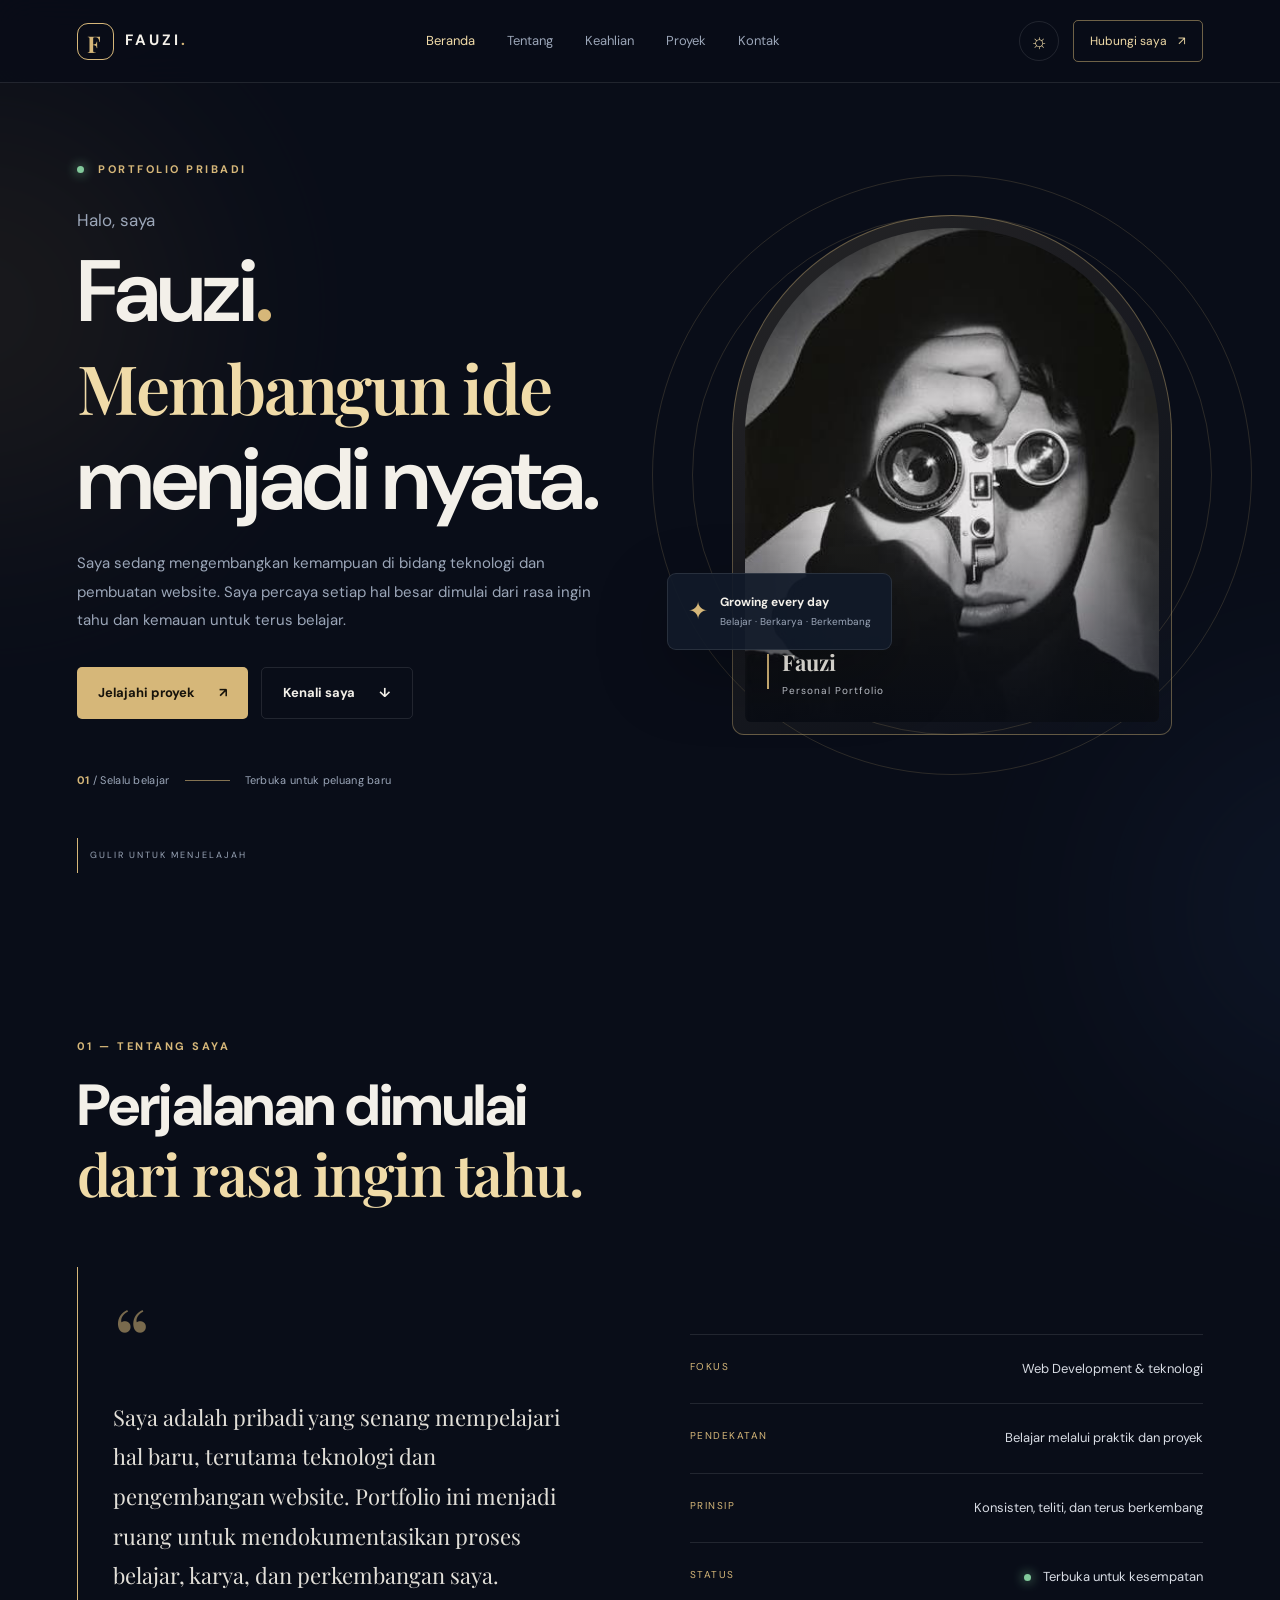
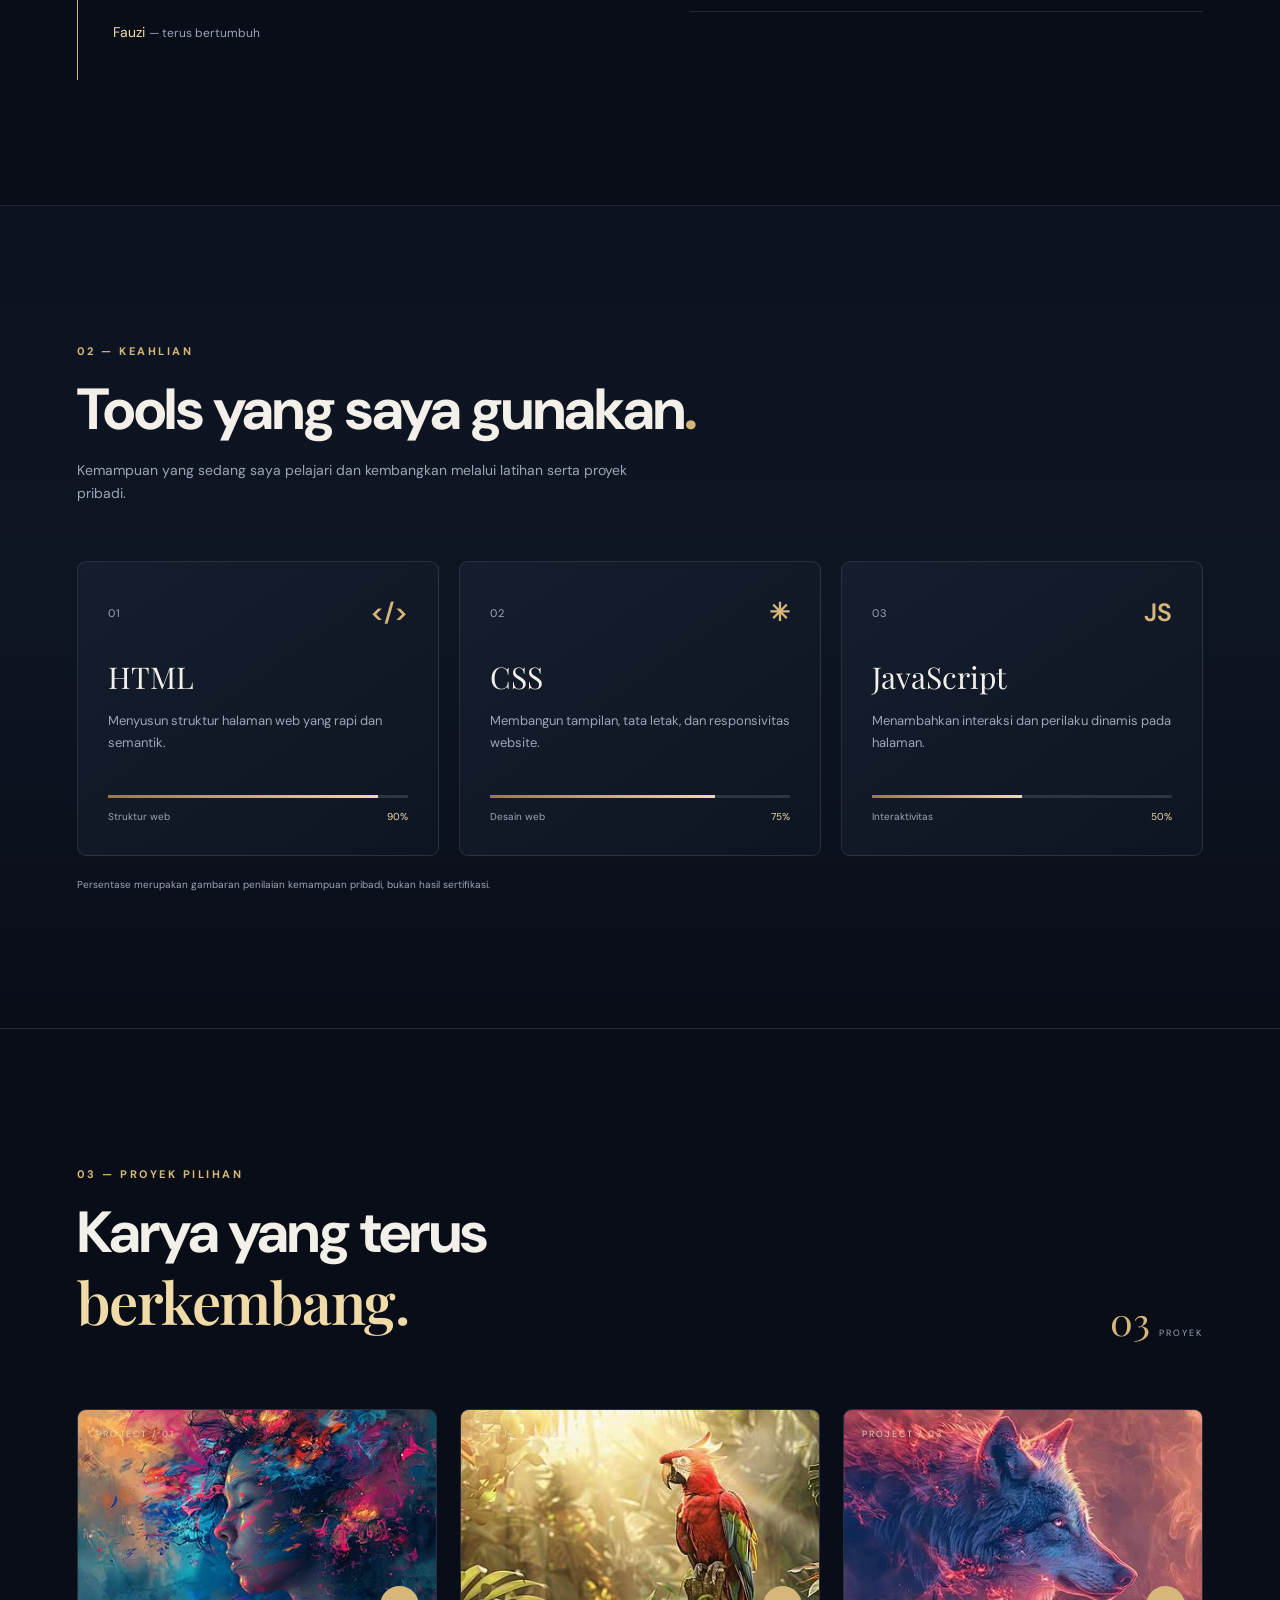
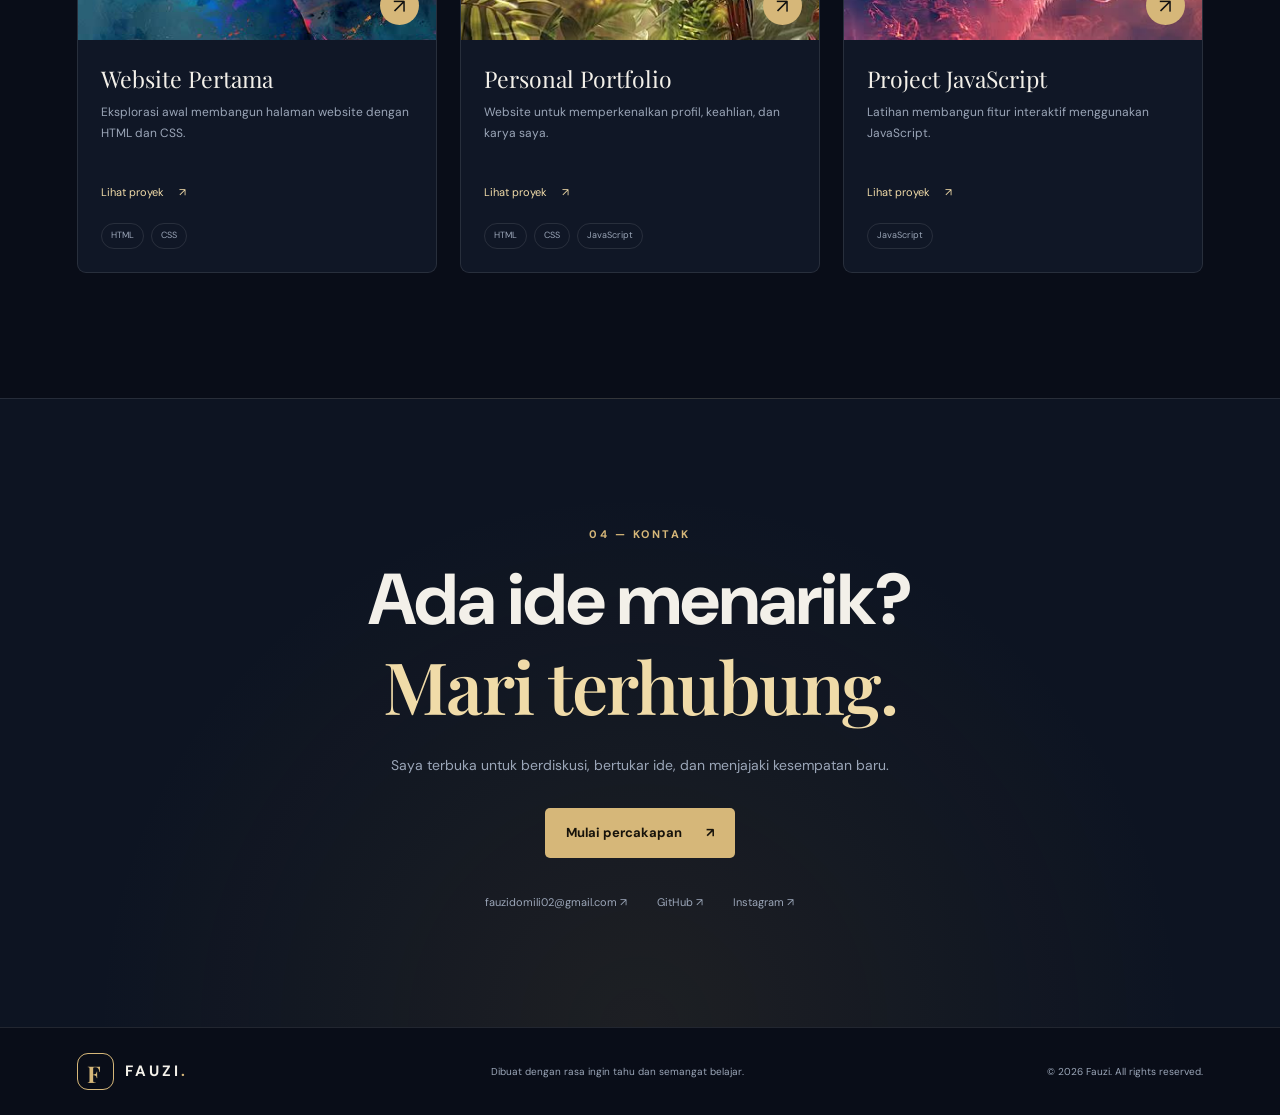
<file: index.html>
<!DOCTYPE html>
<html lang="id">
<head>
  <meta charset="UTF-8">
  <meta name="viewport" content="width=device-width, initial-scale=1.0">
  <meta name="theme-color" content="#090d18">
  <meta name="description" content="Portfolio pribadi Fauzi — profil, keterampilan, proyek, dan kontak.">
  <title>Fauzi — Personal Portfolio</title>
  <link rel="preconnect" href="https://fonts.googleapis.com">
  <link rel="preconnect" href="https://fonts.gstatic.com" crossorigin>
  <link href="https://fonts.googleapis.com/css2?family=DM+Sans:wght@400;500;600;700&family=Playfair+Display:wght@600;700&display=swap" rel="stylesheet">
  <link rel="stylesheet" href="style.css">
</head>
<body>
  <div class="ambient ambient-one"></div><div class="ambient ambient-two"></div>
  <header class="site-header">
    <nav class="nav container" aria-label="Navigasi utama">
      <a class="brand" href="#home" aria-label="Fauzi, beranda"><span class="brand-mark">F</span><span>FAUZI<span class="brand-dot">.</span></span></a>
      <div class="nav-links" id="navLinks">
        <a href="#home">Beranda</a><a href="#about">Tentang</a><a href="#skills">Keahlian</a><a href="#projects">Proyek</a><a href="#contact">Kontak</a>
      </div>
      <div class="nav-actions">
        <button class="icon-btn" id="themeToggle" aria-label="Ganti tema" title="Ganti tema">☼</button>
        <a class="nav-cta" href="#contact">Hubungi saya <span>↗</span></a>
        <button class="menu-toggle" id="menuToggle" aria-label="Buka menu" aria-expanded="false">☰</button>
      </div>
    </nav>
  </header>

  <main>
    <section class="hero container" id="home">
      <div class="hero-copy reveal">
        <div class="eyebrow"><span class="status-dot"></span> PORTFOLIO PRIBADI</div>
        <p class="intro">Halo, saya</p>
        <h1>Fauzi<span class="accent">.</span><br><span class="serif">Membangun ide</span><br>menjadi nyata.</h1>
        <p class="hero-description">Saya sedang mengembangkan kemampuan di bidang teknologi dan pembuatan website. Saya percaya setiap hal besar dimulai dari rasa ingin tahu dan kemauan untuk terus belajar.</p>
        <div class="hero-buttons"><a class="btn btn-primary" href="#projects">Jelajahi proyek <span>↗</span></a><a class="btn btn-ghost" href="#about">Kenali saya <span>↓</span></a></div>
        <div class="hero-meta"><span><b>01</b> / Selalu belajar</span><span class="meta-line"></span><span>Terbuka untuk peluang baru</span></div>
      </div>
      <div class="hero-visual reveal">
        <div class="portrait-frame">
          <div class="portrait-glow"></div>
          <img src="foto.jpg" alt="Foto profil Fauzi" class="portrait" onerror="this.style.display='none';this.nextElementSibling.style.display='grid'">
          <div class="portrait-placeholder"><span>F</span><small>YOUR PORTRAIT</small></div>
          <div class="portrait-overlay"></div>
          <div class="portrait-caption"><span class="caption-line"></span><div><strong>Fauzi</strong><small>Personal Portfolio</small></div></div>
        </div>
        <div class="floating-card"><span class="sparkle">✦</span><div><strong>Growing every day</strong><small>Belajar · Berkarya · Berkembang</small></div></div>
        <div class="orbit orbit-a"></div><div class="orbit orbit-b"></div>
      </div>
      <a class="scroll-cue" href="#about"><span></span> GULIR UNTUK MENJELAJAH</a>
    </section>

    <section class="section container" id="about">
      <div class="section-heading reveal"><p class="eyebrow">01 — TENTANG SAYA</p><h2>Perjalanan dimulai<br><span class="serif">dari rasa ingin tahu.</span></h2></div>
      <div class="about-grid">
        <div class="about-note reveal"><span class="quote-mark">“</span><p>Saya adalah pribadi yang senang mempelajari hal baru, terutama teknologi dan pengembangan website. Portfolio ini menjadi ruang untuk mendokumentasikan proses belajar, karya, dan perkembangan saya.</p><div class="signature">Fauzi <span>— terus bertumbuh</span></div></div>
        <div class="about-details reveal"><div class="detail-row"><span class="detail-label">FOKUS</span><span>Web Development & teknologi</span></div><div class="detail-row"><span class="detail-label">PENDEKATAN</span><span>Belajar melalui praktik dan proyek</span></div><div class="detail-row"><span class="detail-label">PRINSIP</span><span>Konsisten, teliti, dan terus berkembang</span></div><div class="detail-row"><span class="detail-label">STATUS</span><span><i class="status-dot"></i> Terbuka untuk kesempatan</span></div></div>
      </div>
    </section>

    <section class="section skills-section" id="skills"><div class="container">
      <div class="section-heading reveal"><p class="eyebrow">02 — KEAHLIAN</p><h2>Tools yang saya gunakan<span class="accent">.</span></h2><p class="section-subtitle">Kemampuan yang sedang saya pelajari dan kembangkan melalui latihan serta proyek pribadi.</p></div>
      <div class="skill-grid">
        <article class="skill-card reveal"><div class="skill-top"><span class="skill-number">01</span><span class="skill-icon">&lt;/&gt;</span></div><h3>HTML</h3><p>Menyusun struktur halaman web yang rapi dan semantik.</p><div class="skill-track"><span style="width:90%"></span></div><div class="skill-foot"><span>Struktur web</span><span>90%</span></div></article>
        <article class="skill-card reveal"><div class="skill-top"><span class="skill-number">02</span><span class="skill-icon">✳</span></div><h3>CSS</h3><p>Membangun tampilan, tata letak, dan responsivitas website.</p><div class="skill-track"><span style="width:75%"></span></div><div class="skill-foot"><span>Desain web</span><span>75%</span></div></article>
        <article class="skill-card reveal"><div class="skill-top"><span class="skill-number">03</span><span class="skill-icon">JS</span></div><h3>JavaScript</h3><p>Menambahkan interaksi dan perilaku dinamis pada halaman.</p><div class="skill-track"><span style="width:50%"></span></div><div class="skill-foot"><span>Interaktivitas</span><span>50%</span></div></article>
      </div>
      <p class="skill-disclaimer">Persentase merupakan gambaran penilaian kemampuan pribadi, bukan hasil sertifikasi.</p>
    </div></section>

    <section class="section container" id="projects">
      <div class="section-heading section-heading-row reveal"><div><p class="eyebrow">03 — PROYEK PILIHAN</p><h2>Karya yang terus<br><span class="serif">berkembang.</span></h2></div><span class="project-count">03 <i>PROYEK</i></span></div>
      <div class="project-grid">
        <article class="project-card reveal"><a class="project-cover cover-one" href="project1.html" aria-label="Buka Website Pertama"><img src="project1.jpg" alt="Pratinjau Website Pertama" onerror="this.style.display='none'"><span class="cover-index">PROJECT / 01</span><span class="cover-arrow">↗</span></a><div class="project-info"><div><h3>Website Pertama</h3><p>Eksplorasi awal membangun halaman website dengan HTML dan CSS.</p></div><a class="text-link" href="project1.html">Lihat proyek <span>↗</span></a><div class="tags"><span>HTML</span><span>CSS</span></div></div></article>
        <article class="project-card reveal"><a class="project-cover cover-two" href="index.html" aria-label="Buka Portfolio"><img src="portfolio.jpg" alt="Pratinjau Portfolio" onerror="this.style.display='none'"><span class="cover-index">PROJECT / 02</span><span class="cover-arrow">↗</span></a><div class="project-info"><div><h3>Personal Portfolio</h3><p>Website untuk memperkenalkan profil, keahlian, dan karya saya.</p></div><a class="text-link" href="index.html">Lihat proyek <span>↗</span></a><div class="tags"><span>HTML</span><span>CSS</span><span>JavaScript</span></div></div></article>
        <article class="project-card reveal"><a class="project-cover cover-three" href="javascript.html" aria-label="Buka Project JavaScript"><img src="javascript.jpg" alt="Pratinjau Project JavaScript" onerror="this.style.display='none'"><span class="cover-index">PROJECT / 03</span><span class="cover-arrow">↗</span></a><div class="project-info"><div><h3>Project JavaScript</h3><p>Latihan membangun fitur interaktif menggunakan JavaScript.</p></div><a class="text-link" href="javascript.html">Lihat proyek <span>↗</span></a><div class="tags"><span>JavaScript</span></div></div></article>
      </div>
    </section>

    <section class="contact-section" id="contact"><div class="container contact-inner reveal"><p class="eyebrow">04 — KONTAK</p><h2>Ada ide menarik?<br><span class="serif">Mari terhubung.</span></h2><p class="contact-copy">Saya terbuka untuk berdiskusi, bertukar ide, dan menjajaki kesempatan baru.</p><a class="btn btn-primary contact-button" href="https://wa.me/628988016580" target="_blank" rel="noopener noreferrer">Mulai percakapan <span>↗</span></a><div class="contact-links"><a href="mailto:fauzidomili02@gmail.com">fauzidomili02@gmail.com ↗</a><a href="https://github.com/fauzi-02" target="_blank" rel="noopener noreferrer">GitHub ↗</a><a href="https://instagram.com/USERNAME" target="_blank" rel="noopener noreferrer">Instagram ↗</a></div></div></section>
  </main>
  <footer class="footer"><div class="container footer-inner"><a class="brand" href="#home"><span class="brand-mark">F</span><span>FAUZI<span class="brand-dot">.</span></span></a><p>Dibuat dengan rasa ingin tahu dan semangat belajar.</p><span class="copyright">© <span id="year"></span> Fauzi. All rights reserved.</span></div></footer>
  <button class="back-top" id="backTop" aria-label="Kembali ke atas">↑</button>
  <script src="script.js"></script>
</body>
</html>
</file>
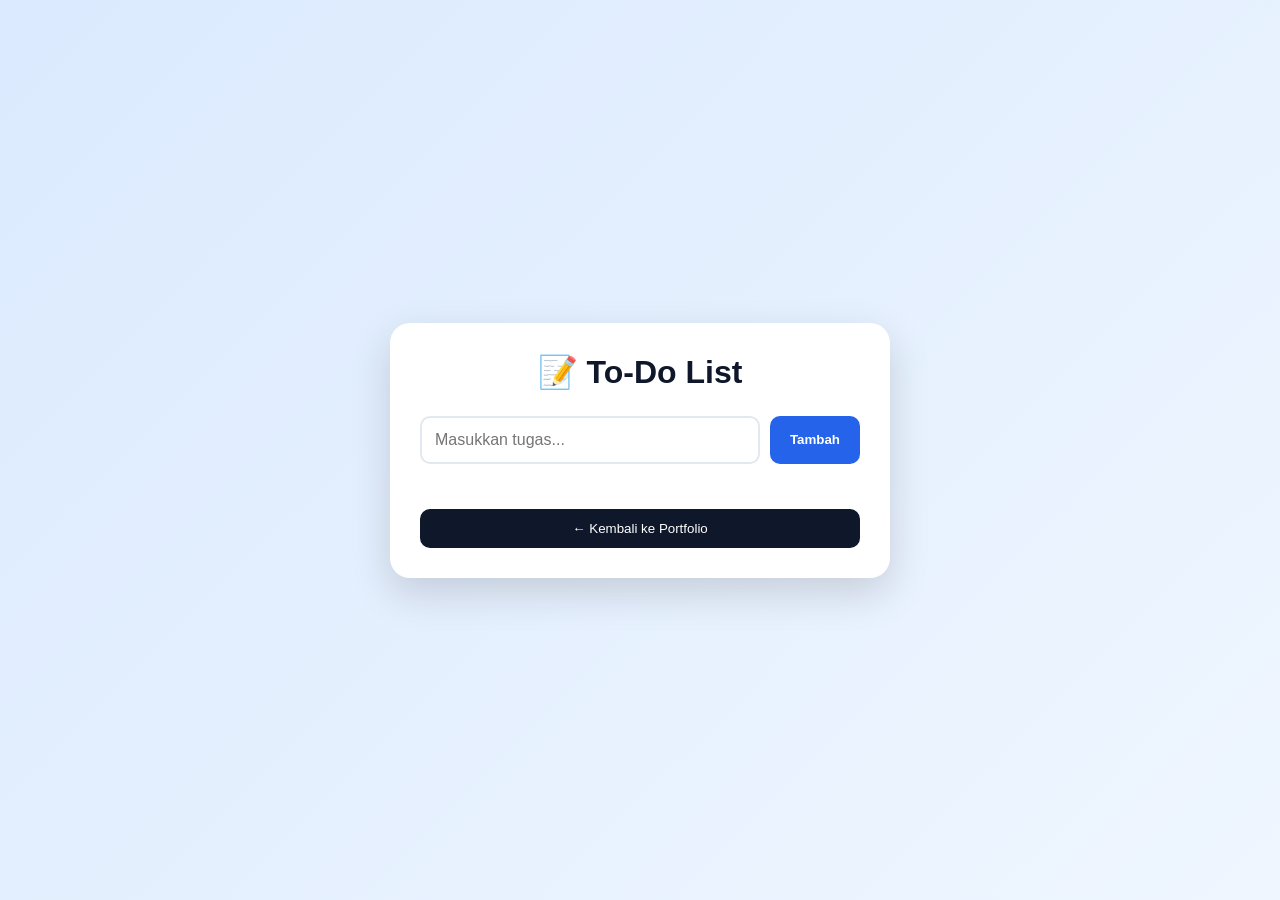
<file: javascript.html>
<!DOCTYPE html>
<html lang="id">

<head>
    <meta charset="UTF-8">

    <meta
        name="viewport"
        content="width=device-width, initial-scale=1.0"
    >

    <title>To-Do List - Fauzi</title>

    <style>

        * {
            box-sizing: border-box;
        }

        body {
            margin: 0;

            min-height: 100vh;

            display: flex;
            justify-content: center;
            align-items: center;

            padding: 20px;

            font-family: Arial, sans-serif;

            background:
                linear-gradient(
                    135deg,
                    #dbeafe,
                    #eff6ff
                );
        }

        .todo-container {
            width: 100%;
            max-width: 500px;

            padding: 30px;

            background: white;

            border-radius: 20px;

            box-shadow:
                0 15px 40px
                rgba(0, 0, 0, 0.15);
        }

        h1 {
            margin-top: 0;

            text-align: center;

            color: #0f172a;
        }

        .input-area {
            display: flex;

            gap: 10px;

            margin-top: 25px;
        }

        #taskInput {
            flex: 1;

            padding: 13px;

            border: 2px solid #e2e8f0;

            border-radius: 10px;

            outline: none;

            font-size: 16px;
        }

        #taskInput:focus {
            border-color: #2563eb;
        }

        .add-btn {
            padding: 0 20px;

            border: none;

            border-radius: 10px;

            background: #2563eb;

            color: white;

            font-weight: bold;

            cursor: pointer;
        }

        .add-btn:hover {
            background: #1d4ed8;
        }

        #taskList {
            margin: 25px 0 0;

            padding: 0;

            list-style: none;
        }

        .task {
            display: flex;

            align-items: center;

            justify-content: space-between;

            gap: 10px;

            padding: 12px;

            margin-bottom: 10px;

            background: #f1f5f9;

            border-radius: 10px;
        }

        .task span {
            flex: 1;

            word-break: break-word;
        }

        .task.completed span {
            color: #94a3b8;

            text-decoration: line-through;
        }

        .task-actions {
            display: flex;

            gap: 5px;
        }

        .done-btn,
        .delete-btn {
            padding: 8px 10px;

            border: none;

            border-radius: 7px;

            color: white;

            cursor: pointer;
        }

        .done-btn {
            background: #22c55e;
        }

        .delete-btn {
            background: #ef4444;
        }

        .back {
            width: 100%;

            margin-top: 20px;

            padding: 12px;

            border: none;

            border-radius: 10px;

            background: #0f172a;

            color: white;

            cursor: pointer;
        }

        .back:hover {
            background: #1e293b;
        }

        @media (max-width: 500px) {

            .todo-container {
                padding: 20px;
            }

            .input-area {
                flex-direction: column;
            }

            .add-btn {
                padding: 13px;
            }

        }

    </style>

</head>

<body>

    <div class="todo-container">

        <h1>📝 To-Do List</h1>

        <div class="input-area">

            <input
                type="text"
                id="taskInput"
                placeholder="Masukkan tugas..."
            >

            <button
                class="add-btn"
                onclick="addTask()"
            >
                Tambah
            </button>

        </div>

        <ul id="taskList"></ul>

        <button
            class="back"
            onclick="window.location.href='index.html'"
        >
            ← Kembali ke Portfolio
        </button>

    </div>


    <script>

        const taskInput =
            document.getElementById("taskInput");

        const taskList =
            document.getElementById("taskList");


        function addTask() {

            const task =
                taskInput.value.trim();

            if (task === "") {

                alert("Silakan masukkan tugas!");

                return;
            }


            const li =
                document.createElement("li");

            li.className = "task";


            const span =
                document.createElement("span");

            span.textContent = task;


            const actions =
                document.createElement("div");

            actions.className =
                "task-actions";


            const doneButton =
                document.createElement("button");

            doneButton.textContent = "✓";

            doneButton.className =
                "done-btn";

            doneButton.onclick =
                function () {

                    li.classList.toggle(
                        "completed"
                    );

                };


            const deleteButton =
                document.createElement("button");

            deleteButton.textContent = "×";

            deleteButton.className =
                "delete-btn";

            deleteButton.onclick =
                function () {

                    li.remove();

                };


            actions.appendChild(doneButton);

            actions.appendChild(deleteButton);


            li.appendChild(span);

            li.appendChild(actions);


            taskList.appendChild(li);


            taskInput.value = "";

            taskInput.focus();
        }


        taskInput.addEventListener(
            "keydown",
            function (event) {

                if (event.key === "Enter") {

                    addTask();

                }

            }
        );

    </script>

</body>

</html>
</file>
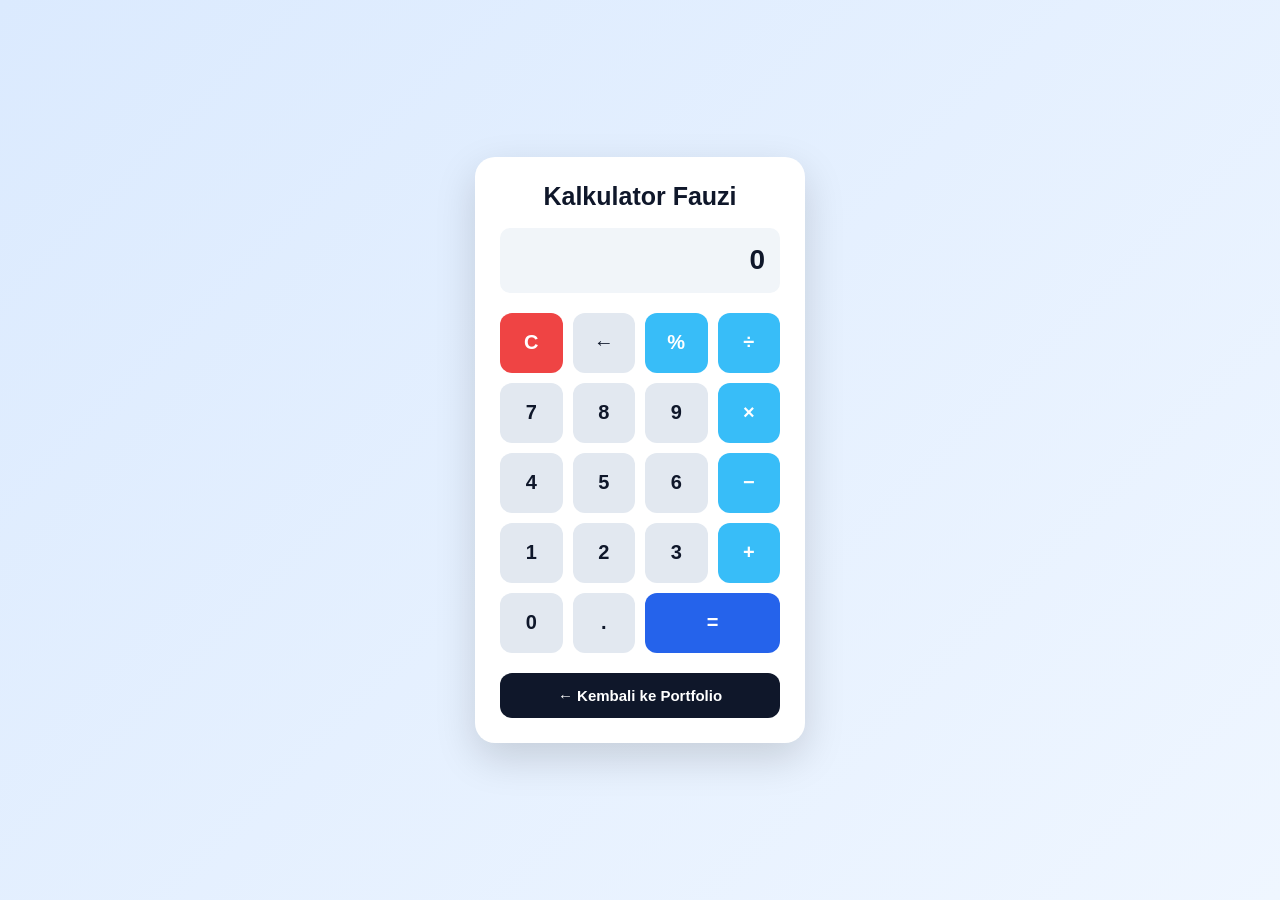
<file: project1.html>
<!DOCTYPE html>
<html lang="id">

<head>
    <meta charset="UTF-8">

    <meta
        name="viewport"
        content="width=device-width, initial-scale=1.0"
    >

    <title>Kalkulator - Fauzi</title>

    <style>

        * {
            box-sizing: border-box;
        }

        body {
            margin: 0;

            min-height: 100vh;

            display: flex;
            justify-content: center;
            align-items: center;

            font-family: Arial, sans-serif;

            background:
                linear-gradient(
                    135deg,
                    #dbeafe,
                    #eff6ff
                );
        }

        .calculator {
            width: 330px;

            padding: 25px;

            background: white;

            border-radius: 20px;

            box-shadow:
                0 15px 40px
                rgba(0, 0, 0, 0.15);
        }

        .calculator h1 {
            margin-top: 0;

            text-align: center;

            color: #0f172a;

            font-size: 25px;
        }

        #display {
            width: 100%;

            height: 65px;

            margin-bottom: 20px;

            padding: 10px 15px;

            border: none;

            border-radius: 10px;

            background: #f1f5f9;

            color: #0f172a;

            text-align: right;

            font-size: 28px;

            font-weight: bold;
        }

        .buttons {
            display: grid;

            grid-template-columns:
                repeat(4, 1fr);

            gap: 10px;
        }

        button {
            height: 60px;

            border: none;

            border-radius: 12px;

            background: #e2e8f0;

            color: #0f172a;

            font-size: 20px;

            font-weight: bold;

            cursor: pointer;

            transition: 0.2s;
        }

        button:hover {
            transform: translateY(-2px);

            background: #cbd5e1;
        }

        .operator {
            background: #38bdf8;

            color: white;
        }

        .operator:hover {
            background: #0ea5e9;
        }

        .clear {
            background: #ef4444;

            color: white;
        }

        .clear:hover {
            background: #dc2626;
        }

        .equal {
            background: #2563eb;

            color: white;
        }

        .equal:hover {
            background: #1d4ed8;
        }

        .back {
            margin-top: 20px;

            width: 100%;

            height: 45px;

            background: #0f172a;

            color: white;

            font-size: 15px;
        }

        .back:hover {
            background: #1e293b;
        }

    </style>

</head>

<body>

    <div class="calculator">

        <h1>Kalkulator Fauzi</h1>

        <input
            type="text"
            id="display"
            value="0"
            readonly
        >

        <div class="buttons">

            <button
                class="clear"
                onclick="clearDisplay()"
            >
                C
            </button>

            <button onclick="deleteNumber()">
                ←
            </button>

            <button
                class="operator"
                onclick="addOperator('%')"
            >
                %
            </button>

            <button
                class="operator"
                onclick="addOperator('/')"
            >
                ÷
            </button>


            <button onclick="addNumber('7')">
                7
            </button>

            <button onclick="addNumber('8')">
                8
            </button>

            <button onclick="addNumber('9')">
                9
            </button>

            <button
                class="operator"
                onclick="addOperator('*')"
            >
                ×
            </button>


            <button onclick="addNumber('4')">
                4
            </button>

            <button onclick="addNumber('5')">
                5
            </button>

            <button onclick="addNumber('6')">
                6
            </button>

            <button
                class="operator"
                onclick="addOperator('-')"
            >
                −
            </button>


            <button onclick="addNumber('1')">
                1
            </button>

            <button onclick="addNumber('2')">
                2
            </button>

            <button onclick="addNumber('3')">
                3
            </button>

            <button
                class="operator"
                onclick="addOperator('+')"
            >
                +
            </button>


            <button onclick="addNumber('0')">
                0
            </button>

            <button onclick="addNumber('.')">
                .
            </button>

            <button
                class="equal"
                onclick="calculate()"
                style="grid-column: span 2;"
            >
                =
            </button>

        </div>

        <button
            class="back"
            onclick="window.location.href='index.html'"
        >
            ← Kembali ke Portfolio
        </button>

    </div>


    <script>

        const display =
            document.getElementById("display");


        function addNumber(number) {

            if (display.value === "0") {

                display.value = number;

            } else {

                display.value += number;

            }
        }


        function addOperator(operator) {

            const lastCharacter =
                display.value.slice(-1);

            if (
                ["+", "-", "*", "/", "%"]
                .includes(lastCharacter)
            ) {
                return;
            }

            display.value += operator;
        }


        function clearDisplay() {

            display.value = "0";
        }


        function deleteNumber() {

            if (display.value.length <= 1) {

                display.value = "0";

            } else {

                display.value =
                    display.value.slice(0, -1);
            }
        }


        function calculate() {

            try {

                const result =
                    Function(
                        "return " +
                        display.value
                    )();

                display.value = result;

            } catch {

                display.value = "Error";

                setTimeout(() => {

                    display.value = "0";

                }, 1000);
            }
        }

    </script>

</body>

</html>
</file>
<file: style.css>
/* FAUZI — PREMIUM PORTFOLIO */
:root{--bg:#090d18;--surface:#101726;--surface2:#141e30;--text:#f3f0e9;--muted:#9ba6b8;--line:rgba(255,255,255,.10);--gold:#d6b779;--gold2:#f0dba8;--nav:rgba(9,13,24,.82);--shadow:0 24px 70px rgba(0,0,0,.25)}
*{box-sizing:border-box;scroll-behavior:smooth}body{margin:0;background:var(--bg);color:var(--text);font-family:"DM Sans",Arial,sans-serif;line-height:1.7;overflow-x:hidden;transition:background .3s,color .3s}a{color:inherit;text-decoration:none}button{font:inherit}.container{width:min(1160px,88%);margin:auto}.serif{font-family:"Playfair Display",Georgia,serif;font-weight:600;color:var(--gold2)}.accent{color:var(--gold)}.ambient{position:absolute;pointer-events:none;width:420px;height:420px;border-radius:50%;filter:blur(110px);opacity:.10}.ambient-one{background:#b28a45;top:100px;left:-230px}.ambient-two{background:#365a9a;right:-260px;top:700px}
.site-header{position:sticky;top:0;z-index:50;background:var(--nav);backdrop-filter:blur(18px);border-bottom:1px solid var(--line)}.nav{height:82px;display:flex;align-items:center;justify-content:space-between;gap:25px}.brand{display:flex;align-items:center;gap:11px;font-size:15px;font-weight:700;letter-spacing:3px}.brand-mark{display:grid;place-items:center;width:37px;height:37px;border:1px solid var(--gold);color:var(--gold);font-family:"Playfair Display",serif;font-size:23px;border-radius:11px}.brand-dot{color:var(--gold)}.nav-links{display:flex;align-items:center;gap:32px}.nav-links a{font-size:13px;color:var(--muted);transition:.25s}.nav-links a:hover,.nav-links a.active{color:var(--gold2)}.nav-actions{display:flex;align-items:center;gap:14px}.icon-btn,.menu-toggle{width:40px;height:40px;border:1px solid var(--line);border-radius:50%;background:transparent;color:var(--gold2);cursor:pointer;font-size:20px}.nav-cta{font-size:12px;border:1px solid rgba(214,183,121,.5);padding:10px 16px;border-radius:5px;color:var(--gold2)}.nav-cta span{margin-left:8px}.menu-toggle{display:none}
.hero{min-height:calc(100vh - 82px);display:grid;grid-template-columns:1.05fr .95fr;align-items:center;gap:70px;padding-top:65px;padding-bottom:100px;position:relative}.eyebrow{font-size:11px;letter-spacing:2.5px;color:var(--gold);font-weight:700}.status-dot{display:inline-block;width:7px;height:7px;background:#82c99b;border-radius:50%;margin-right:9px;box-shadow:0 0 12px #82c99b}.intro{color:var(--muted);margin:28px 0 0;font-size:17px}.hero h1{font-size:clamp(54px,6.8vw,88px);line-height:1.08;letter-spacing:-3px;margin:10px 0 22px;font-weight:600}.hero h1 .serif{font-size:clamp(42px,5.3vw,70px);letter-spacing:-2px}.hero-description{max-width:520px;color:var(--muted);font-size:15px;line-height:1.9}.hero-buttons{display:flex;gap:13px;margin-top:32px;flex-wrap:wrap}.btn{display:inline-flex;align-items:center;gap:24px;padding:14px 21px;border-radius:5px;font-size:13px;font-weight:700;transition:transform .25s,background .25s}.btn:hover{transform:translateY(-3px)}.btn-primary{background:var(--gold);color:#17130b}.btn-primary:hover{background:var(--gold2)}.btn-ghost{border:1px solid var(--line);color:var(--text)}.hero-meta{display:flex;align-items:center;gap:15px;margin-top:52px;color:var(--muted);font-size:11px;letter-spacing:.3px}.hero-meta b{color:var(--gold)}.meta-line{width:45px;height:1px;background:var(--gold);opacity:.6}
.hero-visual{position:relative;max-width:440px;width:100%;justify-self:center}.portrait-frame{height:520px;position:relative;border-radius:220px 220px 12px 12px;border:1px solid rgba(214,183,121,.38);padding:12px;background:linear-gradient(145deg,rgba(214,183,121,.14),rgba(255,255,255,.01));overflow:hidden}.portrait-glow{position:absolute;inset:15% 10%;background:radial-gradient(ellipse,#b99a5d35,transparent 65%)}.portrait{width:100%;height:100%;object-fit:cover;border-radius:210px 210px 6px 6px;position:relative;z-index:1}.portrait-placeholder{position:absolute;inset:12px;display:none;place-content:center;text-align:center;border-radius:210px 210px 6px 6px;background:radial-gradient(ellipse at 50% 40%,#29354a,#101725 70%);color:var(--gold)}.portrait-placeholder span{font:170px "Playfair Display",serif;line-height:1}.portrait-placeholder small{letter-spacing:4px;font-size:9px;color:var(--muted)}.portrait-overlay{position:absolute;inset:12px;background:linear-gradient(transparent 60%,#070b15c9);border-radius:210px 210px 6px 6px;pointer-events:none;z-index:2}.portrait-caption{position:absolute;z-index:3;bottom:35px;left:34px;display:flex;gap:13px;align-items:center}.caption-line{height:35px;width:2px;background:var(--gold)}.portrait-caption strong,.portrait-caption small{display:block}.portrait-caption strong{font-family:"Playfair Display",serif;font-size:22px}.portrait-caption small{font-size:10px;color:#c4c8d0;letter-spacing:1px}.floating-card{position:absolute;bottom:85px;left:-65px;z-index:4;display:flex;align-items:center;gap:12px;padding:17px 20px;border:1px solid var(--line);border-radius:9px;background:#121a29eF;box-shadow:var(--shadow)}.sparkle{color:var(--gold);font-size:24px}.floating-card strong,.floating-card small{display:block}.floating-card strong{font-size:12px}.floating-card small{font-size:10px;color:var(--muted)}.orbit{position:absolute;border:1px solid rgba(214,183,121,.17);border-radius:50%;pointer-events:none}.orbit-a{width:520px;height:520px;top:0;left:-40px}.orbit-b{width:600px;height:600px;top:-40px;left:-80px}.scroll-cue{position:absolute;bottom:28px;left:0;font-size:9px;letter-spacing:2px;color:var(--muted);display:flex;align-items:center;gap:12px}.scroll-cue span{height:35px;width:1px;background:var(--gold)}
.section{padding-top:125px;padding-bottom:125px;position:relative}.section-heading{margin-bottom:55px}.section-heading h2,.contact-inner h2{font-size:clamp(36px,4.7vw,58px);line-height:1.18;letter-spacing:-1.5px;margin:15px 0}.section-subtitle{max-width:550px;color:var(--muted);font-size:14px}.about-grid{display:grid;grid-template-columns:1fr 1fr;gap:100px;align-items:center}.about-note{position:relative;padding:35px 0 35px 35px;border-left:1px solid var(--gold)}.quote-mark{font:90px "Playfair Display",serif;color:var(--gold);opacity:.55;line-height:.8}.about-note p{font:22px/1.8 "Playfair Display",serif;color:#e2dfd8;margin:15px 0 25px}.signature{font-size:14px;color:var(--gold2)}.signature span{color:var(--muted);font-size:12px}.about-details{border-top:1px solid var(--line)}.detail-row{display:flex;justify-content:space-between;gap:20px;padding:23px 0;border-bottom:1px solid var(--line);font-size:13px}.detail-row>span:last-child{color:#d8dce4;text-align:right}.detail-label{font-size:10px;letter-spacing:1.5px;color:var(--gold)}
.skills-section{background:linear-gradient(180deg,#0c1220,#0e1523 50%,#090d18);border-top:1px solid var(--line);border-bottom:1px solid var(--line)}.skill-grid{display:grid;grid-template-columns:repeat(3,1fr);gap:20px}.skill-card{padding:30px;background:linear-gradient(145deg,#151e2e,#0e1522);border:1px solid var(--line);border-radius:9px;transition:.3s}.skill-card:hover{transform:translateY(-6px);border-color:#b99a5d77}.skill-top{display:flex;justify-content:space-between;align-items:center}.skill-number{font-size:11px;color:var(--muted);letter-spacing:1px}.skill-icon{color:var(--gold);font-size:25px;font-weight:600}.skill-card h3{font:30px "Playfair Display",serif;margin:22px 0 5px}.skill-card p{font-size:13px;color:var(--muted);min-height:60px}.skill-track{height:3px;background:#2b3545;margin-top:25px}.skill-track span{display:block;height:100%;background:linear-gradient(90deg,#9b7a3d,var(--gold2))}.skill-foot{display:flex;justify-content:space-between;color:var(--muted);font-size:10px;margin-top:10px}.skill-foot span:last-child{color:var(--gold2)}.skill-disclaimer{font-size:10px;color:var(--muted);margin-top:20px}
.section-heading-row{display:flex;justify-content:space-between;align-items:end}.project-count{font:38px "Playfair Display",serif;color:var(--gold);padding-bottom:8px}.project-count i{font:9px "DM Sans",sans-serif;letter-spacing:2px;color:var(--muted);font-style:normal}.project-grid{display:grid;grid-template-columns:repeat(3,1fr);gap:23px}.project-card{border:1px solid var(--line);border-radius:9px;overflow:hidden;background:var(--surface);transition:.3s}.project-card:hover{transform:translateY(-7px);border-color:#b99a5d77;box-shadow:var(--shadow)}.project-cover{height:230px;display:block;position:relative;overflow:hidden;background:radial-gradient(ellipse at 70% 20%,#4a422e,#192337 55%,#101522)}.project-cover img{width:100%;height:100%;object-fit:cover;transition:transform .5s}.project-card:hover .project-cover img{transform:scale(1.05)}.cover-two{background:radial-gradient(ellipse at 20% 80%,#344c62,#131c2b 60%)}.cover-three{background:radial-gradient(ellipse at 60% 20%,#4b3a5c,#141b2b 65%)}.cover-index{position:absolute;top:17px;left:18px;font-size:9px;letter-spacing:2px;color:#e5d4ac}.cover-arrow{position:absolute;right:17px;bottom:15px;display:grid;place-items:center;width:39px;height:39px;border-radius:50%;background:var(--gold);color:#111;font-size:20px}.project-info{padding:23px}.project-info h3{font:23px "Playfair Display",serif;margin:0 0 8px}.project-info p{font-size:12px;color:var(--muted);min-height:60px;margin:0 0 15px}.text-link{font-size:11px;color:var(--gold2);display:inline-flex;gap:15px}.tags{display:flex;gap:7px;margin-top:19px;flex-wrap:wrap}.tags span{font-size:9px;color:var(--muted);border:1px solid var(--line);padding:4px 9px;border-radius:20px}
.contact-section{padding:115px 0;background:radial-gradient(ellipse at 50% 100%,#8a6a2b22,transparent 60%),#0d1422;border-top:1px solid var(--line);text-align:center}.contact-inner h2{font-size:clamp(43px,6vw,72px)}.contact-copy{color:var(--muted);font-size:14px;margin:20px auto 30px}.contact-button{margin-bottom:35px}.contact-links{display:flex;justify-content:center;gap:30px;flex-wrap:wrap}.contact-links a{font-size:11px;color:var(--muted);transition:.2s}.contact-links a:hover{color:var(--gold2)}.footer{border-top:1px solid var(--line);padding:25px 0}.footer-inner{display:flex;align-items:center;justify-content:space-between;gap:20px}.footer p,.copyright{font-size:10px;color:var(--muted)}.back-top{position:fixed;bottom:25px;right:25px;width:42px;height:42px;border:1px solid #d6b77977;background:#111a29;color:var(--gold2);border-radius:50%;font-size:20px;cursor:pointer;opacity:0;pointer-events:none;transform:translateY(10px);transition:.25s;z-index:20}.back-top.visible{opacity:1;pointer-events:auto;transform:translateY(0)}.reveal{opacity:0;transform:translateY(25px);transition:opacity .75s ease,transform .75s ease}.reveal.visible{opacity:1;transform:translateY(0)}
body.light-mode{--bg:#f5f2eb;--surface:#fffdf8;--surface2:#f0eadf;--text:#202536;--muted:#6c7280;--line:rgba(28,35,49,.14);--nav:rgba(245,242,235,.88);--gold:#a47b31;--gold2:#85601f;--shadow:0 24px 60px #27304716}body.light-mode .hero-description,body.light-mode .about-note p{color:#4c5260}body.light-mode .skill-card{background:#fffdf8}body.light-mode .skill-card h3,body.light-mode .project-info h3{color:#242a39}body.light-mode .skills-section{background:#eee9df}body.light-mode .project-card{background:#fffdf8}body.light-mode .contact-section{background:#ebe5d9}body.light-mode .floating-card{background:#fffdf8}body.light-mode .portrait-placeholder{background:radial-gradient(ellipse at 50% 40%,#d8c9a7,#e9e3d7 70%)}body.light-mode .portrait-overlay{background:linear-gradient(transparent 60%,#171a2180)}
@media(max-width:900px){.nav-links{gap:17px}.hero{gap:35px}.portrait-frame{height:440px}.floating-card{left:-30px}.about-grid{gap:45px}.project-cover{height:190px}.project-info{padding:18px}}
@media(max-width:700px){.container{width:89%}.nav{height:70px}.menu-toggle{display:block}.nav-cta{display:none}.nav-links{display:none;position:absolute;top:70px;left:0;right:0;background:var(--bg);padding:15px 6% 22px;border-bottom:1px solid var(--line);flex-direction:column;align-items:stretch;gap:0}.nav-links.open{display:flex}.nav-links a{padding:12px 4px;border-bottom:1px solid var(--line)}.hero{grid-template-columns:1fr;gap:35px;padding-top:65px;padding-bottom:85px;min-height:auto}.hero-copy{order:1}.hero-visual{order:0;width:min(78%,330px)}.portrait-frame{height:390px}.orbit-a{width:380px;height:380px;left:-25px}.orbit-b{display:none}.floating-card{left:-35px;bottom:45px;padding:12px}.hero h1{font-size:60px}.hero h1 .serif{font-size:47px}.hero-meta{margin-top:35px;flex-wrap:wrap}.scroll-cue{bottom:20px}.section{padding-top:85px;padding-bottom:85px}.about-grid{grid-template-columns:1fr;gap:35px}.about-note{padding-left:22px}.about-note p{font-size:20px}.skill-grid,.project-grid{grid-template-columns:1fr}.skill-card{padding:25px}.skill-card p{min-height:0}.project-cover{height:230px}.section-heading-row{align-items:start}.project-count{font-size:27px}.contact-section{padding:85px 0}.contact-links{gap:15px 22px}.footer-inner{flex-wrap:wrap;justify-content:center;text-align:center}.footer-inner p{width:100%;order:3;margin:0}.copyright{width:100%}}
@media(prefers-reduced-motion:reduce){*,*::before,*::after{scroll-behavior:auto!important;transition:none!important;animation:none!important}.reveal{opacity:1;transform:none}}
</file>
